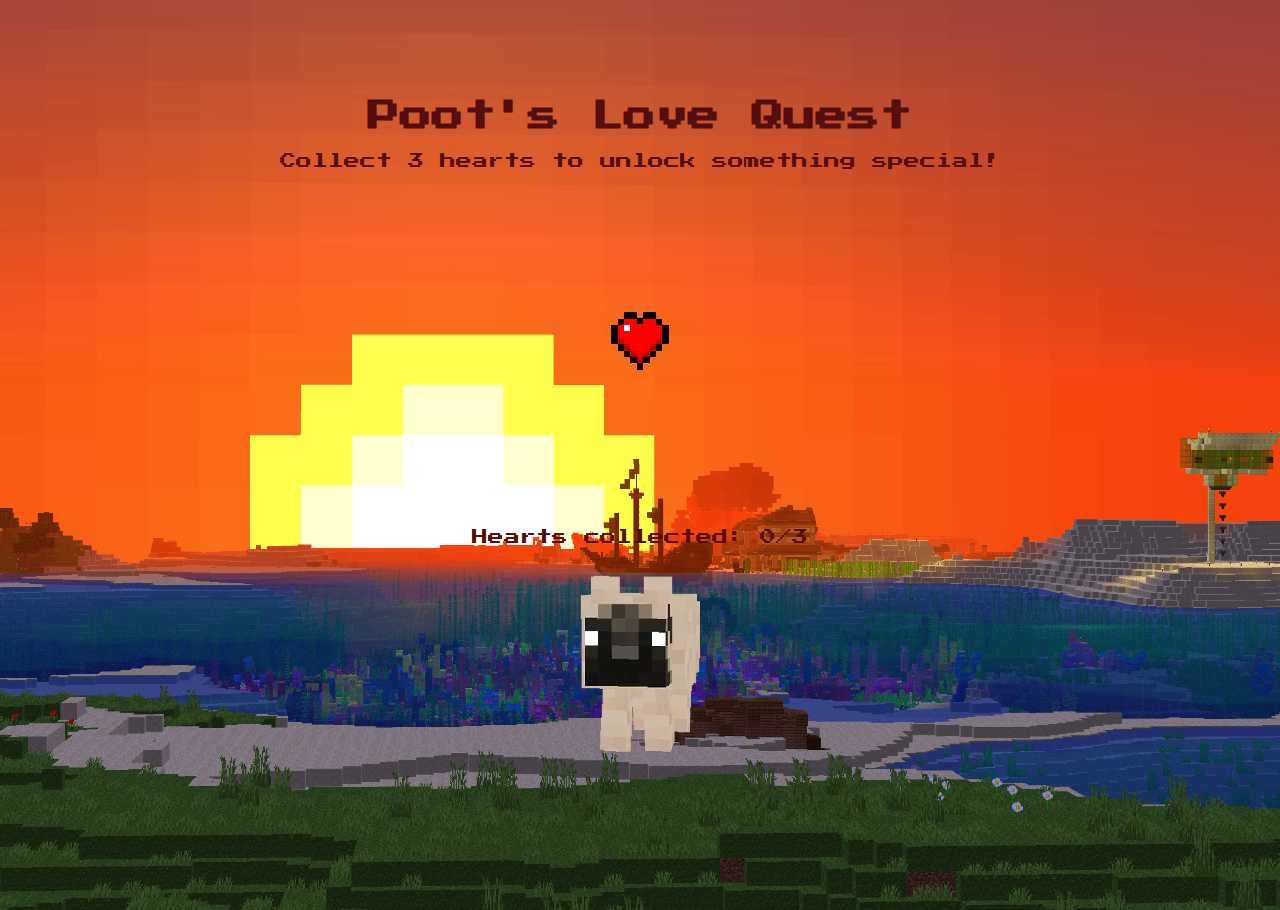
<file: index.html>
<!DOCTYPE html>
<html lang="en">
<head>
  <meta charset="UTF-8">
  <title>Level 1: Love Quest</title>
  <link href="https://fonts.googleapis.com/css2?family=Press+Start+2P&display=swap" rel="stylesheet">
  <link rel="stylesheet" href="css/style.css">
</head>
<body class="game">

  <h1>Poot's Love Quest</h1>
  <p>Collect 3 hearts to unlock something special!</p>

  <div class="game-area">
    <img src="assets/heart.png" id="heart" alt="heart">
  </div>

  <p>Hearts collected: <span id="score">0</span>/3</p>

  <img src="assets/pug.png" class="pug" alt="pug cheering">

  <script src="js/game.js"></script>
</body>
</html>
</file>
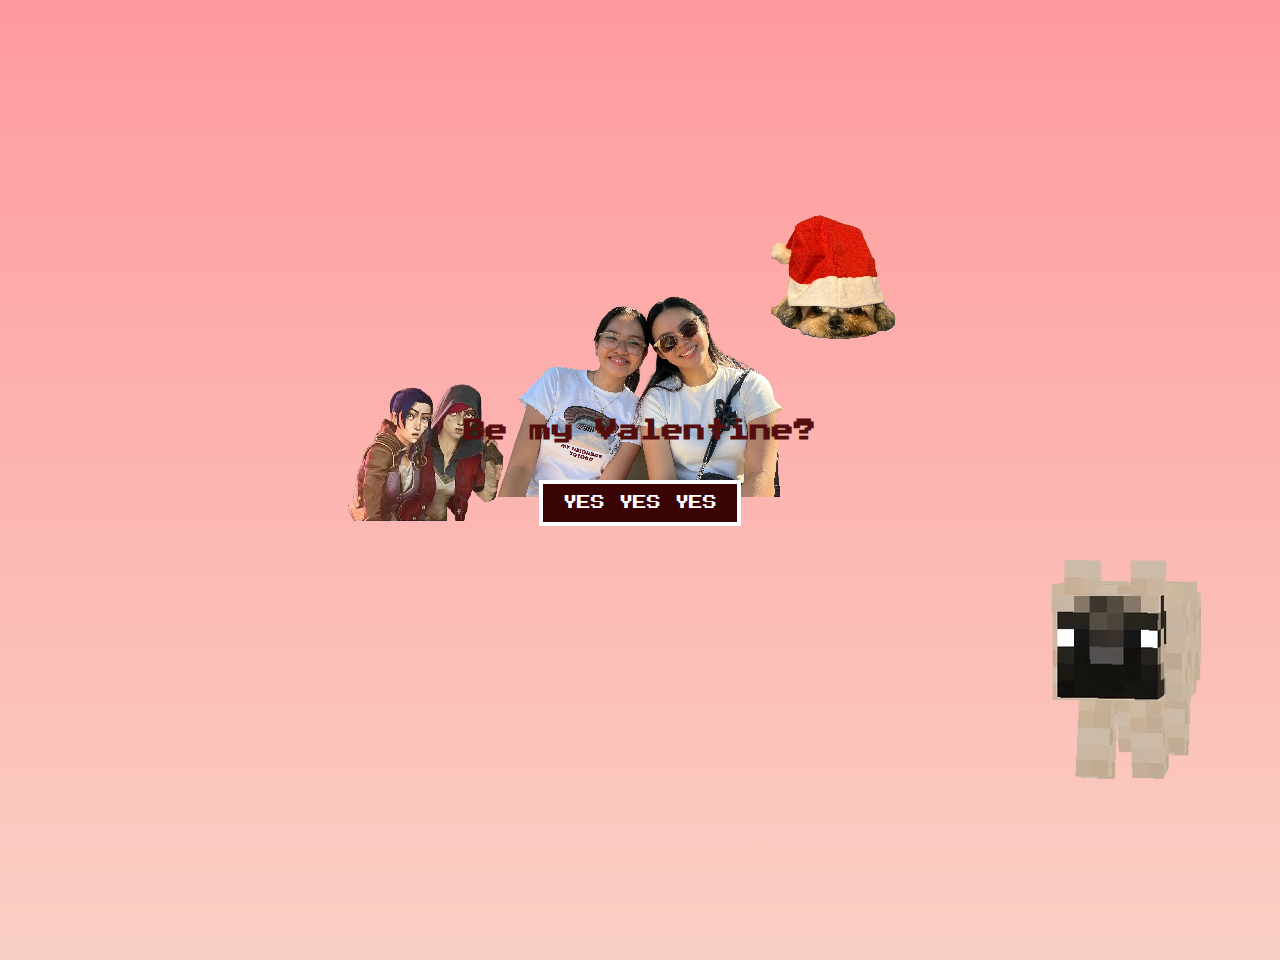
<file: win.html>
<!DOCTYPE html>
<html lang="en">
<head>
  <meta charset="UTF-8">
  <title>Be My Valentine!</title>
  <link rel="stylesheet" href="css/style.css">
  <link href="https://fonts.googleapis.com/css2?family=Press+Start+2P&display=swap" rel="stylesheet">
</head>
<body class="win">

  <img src="assets/couple.png" id="couple" class="dvd" alt="us">
  <img src="assets/pug.png" id="pug" class="dvd" alt="pug">
  <img src="assets/caitvi.png" id="caitvi" class="dvd" alt="caitvi">
  <img src="assets/jarvis.png" id="jarvis" class="dvd" alt="jarvis">

  <h2>Be my Valentine?</h2>
  <button id="yes-btn" onclick="alert('YAY!!! I LOVE YOU ')">YES YES YES</button>

  <script src="js/dvd.js"></script>
</body>
</html>
</file>
<file: css/style.css>
/* GLOBAL */
body {
  margin: 0;
  font-family: 'Press Start 2P', cursive;
  text-align: center;
  color: rgb(84, 14, 14);
  overflow: hidden; /* prevent scrollbars when elements bounce */
  position: relative; /* make absolute children relative to body */
}
img {
  image-rendering: pixelated;
}

/* GAME PAGE */

.game-title, .game-hud {
  color: white;
}

.game {
  background: url("../assets/bg.png") center / cover no-repeat;
  min-height: 90vh;
}

.game h1 {
  margin-top: 100px;
}

.game p {
  margin: 10px 0;
}

.game-area {
  margin: 30px auto;
  width: 300px;
  height: 300px;
  position: relative;
}

#heart {
  width: 80px;
  cursor: pointer;
  position: absolute;
  left: 110px;
  top: 110px;
}

.pug {
  width: 120px;
  margin-top: 20px;
}

/* WIN PAGE */
.win {
  background: linear-gradient(#ff9a9e, #fad0c4);
  min-height: 100vh;
  padding-top: 60px;
}

.banner {
  background: #ff4d6d;
  padding: 15px;
  border-radius: 10px;
  font-size: 400px;
  margin-bottom: 100px;
}

.couple {
  width: 300px;
  border-radius: 50px;
  margin-top: 40px;
}

.pug-big {
  width: 150px;
  margin: 10px;
}

/* BUTTON */
button {
  font-family: 'Press Start 2P', cursive;
  font-size: 14px;
  padding: 12px 20px;
  border: 4px solid #ffffff;
  background: #3b0404;
  color: rgb(255, 255, 255);
  cursor: pointer;
}

button:hover {
  background: #8a0975;
}

.dvd {
  position: absolute;
  z-index: 1;
}

#couple {
  width: 350px;
}

#pug {
  width: 150px;
}

#caitvi {
  width: 250px;
}

#jarvis {
  width: 130px;
}


h2 {
  position: absolute;      /* position relative to body */
  top: 43%;                /* vertical center */
  left: 50%;               /* horizontal center */
  transform: translate(-50%, -50%); /* perfectly center both axes */
  z-index: 10;             /* stay above bouncing images */
  font-size: 22px;
  text-align: center;
}

#yes-btn {
  position: absolute;
  top: 50%;                /* slightly below h2 */
  left: 50%;
  transform: translateX(-50%);
  z-index: 10;
}
</file>
